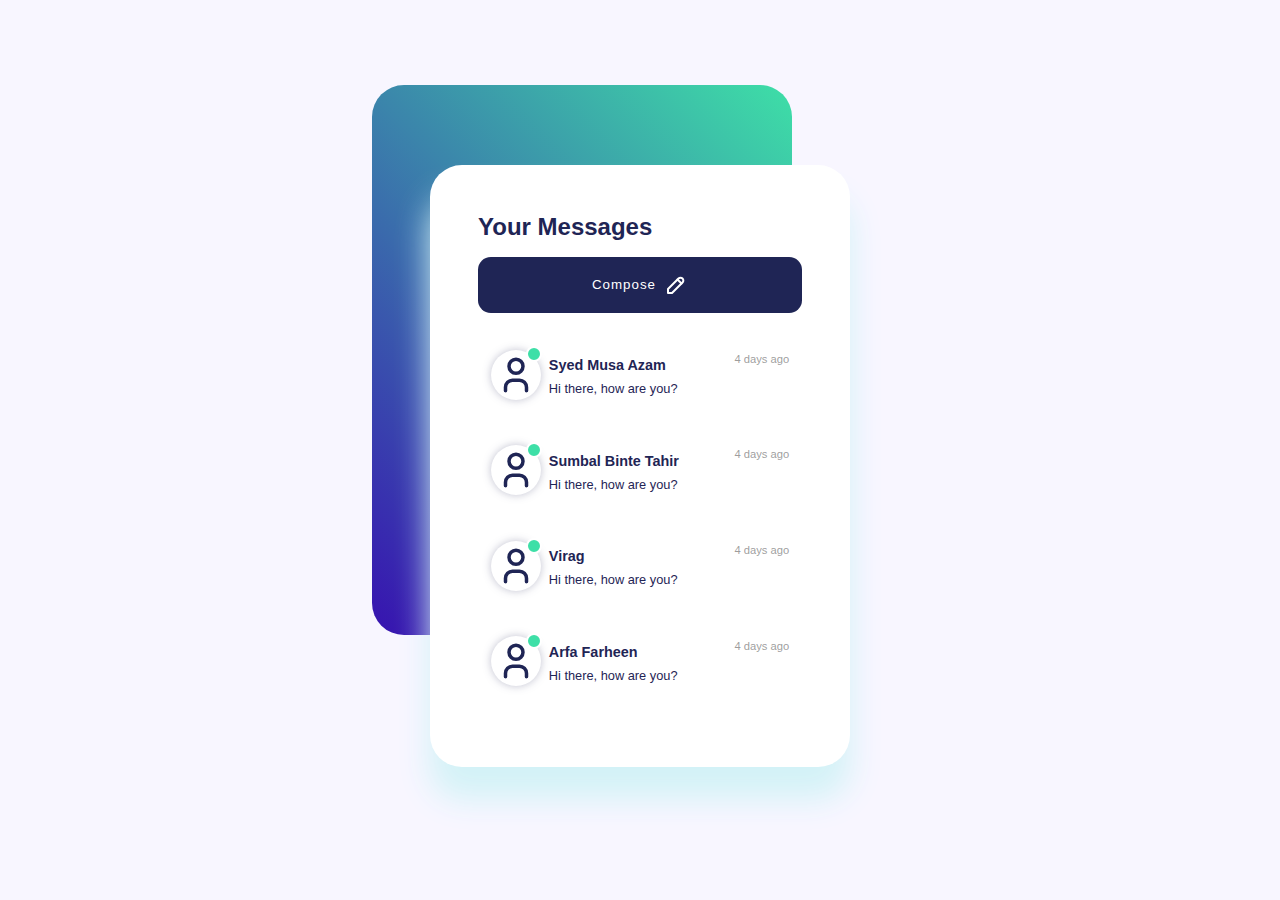
<file: Day2/index.html>
<!DOCTYPE html>
<html lang="en">
<head>
    <meta charset="UTF-8">
    <meta name="viewport" content="width=device-width, initial-scale=1.0">
    <title>Day02</title>
    <link rel="stylesheet" href="style.css">
</head>
<body>
    
    <section class="main-container">
        <div class="green-background"></div>
        <div class="content">
            <h2>Your Messages</h2>
            <button>Compose <svg xmlns="http://www.w3.org/2000/svg" class="icon icon-tabler icon-tabler-pencil" width="24" height="24" viewBox="0 0 24 24" stroke-width="2" stroke="currentColor" fill="none" stroke-linecap="round" stroke-linejoin="round"><path stroke="none" d="M0 0h24v24H0z" fill="none"/><path d="M4 20h4l10.5 -10.5a2.828 2.828 0 1 0 -4 -4l-10.5 10.5v4" /><path d="M13.5 6.5l4 4" /></svg></button>
            <div class="messages">
                <div class="message-profile">
                    <div class="image-container">
                      <svg xmlns="http://www.w3.org/2000/svg" class="icon icon-tabler icon-tabler-user" width="50" height="50" viewBox="0 0 24 24" stroke-width="2" stroke="currentColor" fill="none" stroke-linecap="round" stroke-linejoin="round"><path stroke="none" d="M0 0h24v24H0z" fill="none"/><path d="M8 7a4 4 0 1 0 8 0a4 4 0 0 0 -8 0" /><path d="M6 21v-2a4 4 0 0 1 4 -4h4a4 4 0 0 1 4 4v2" /></svg>
                      <div class="dot available"></div>
                    </div>
                    <div class="text">
                      <h3>Syed Musa Azam</h3>
                      <p class="message">Hi there, how are you?</p>
                    </div>
                    <p class="days-ago">4 days ago</p>
                  </div>
                  <div class="message-profile">
                    <div class="image-container">
                      <svg xmlns="http://www.w3.org/2000/svg" class="icon icon-tabler icon-tabler-user" width="50" height="50" viewBox="0 0 24 24" stroke-width="2" stroke="currentColor" fill="none" stroke-linecap="round" stroke-linejoin="round"><path stroke="none" d="M0 0h24v24H0z" fill="none"/><path d="M8 7a4 4 0 1 0 8 0a4 4 0 0 0 -8 0" /><path d="M6 21v-2a4 4 0 0 1 4 -4h4a4 4 0 0 1 4 4v2" /></svg>
                      <div class="dot available"></div>
                    </div>
                    <div class="text">
                      <h3>Sumbal Binte Tahir</h3>
                      <p class="message">Hi there, how are you?</p>
                    </div>
                    <p class="days-ago">4 days ago</p>
                  </div>
                  <div class="message-profile">
                    <div class="image-container">
                      <svg xmlns="http://www.w3.org/2000/svg" class="icon icon-tabler icon-tabler-user" width="50" height="50" viewBox="0 0 24 24" stroke-width="2" stroke="currentColor" fill="none" stroke-linecap="round" stroke-linejoin="round"><path stroke="none" d="M0 0h24v24H0z" fill="none"/><path d="M8 7a4 4 0 1 0 8 0a4 4 0 0 0 -8 0" /><path d="M6 21v-2a4 4 0 0 1 4 -4h4a4 4 0 0 1 4 4v2" /></svg>
                      <div class="dot available"></div>
                    </div>
                    <div class="text">
                      <h3>Virag</h3>
                      <p class="message">Hi there, how are you?</p>
                    </div>
                    <p class="days-ago">4 days ago</p>
                  </div>
                  <div class="message-profile">
                    <div class="image-container">
                      <svg xmlns="http://www.w3.org/2000/svg" class="icon icon-tabler icon-tabler-user" width="50" height="50" viewBox="0 0 24 24" stroke-width="2" stroke="currentColor" fill="none" stroke-linecap="round" stroke-linejoin="round"><path stroke="none" d="M0 0h24v24H0z" fill="none"/><path d="M8 7a4 4 0 1 0 8 0a4 4 0 0 0 -8 0" /><path d="M6 21v-2a4 4 0 0 1 4 -4h4a4 4 0 0 1 4 4v2" /></svg>
                      <div class="dot available"></div>
                    </div>
                    <div class="text">
                      <h3>Arfa Farheen</h3>
                      <p class="message">Hi there, how are you?</p>
                    </div>
                    <p class="days-ago">4 days ago</p>
                  </div>
            </div>
    </section>





</body>
</html>



<!-- Thanks for Watching   ;-) -->
</file>
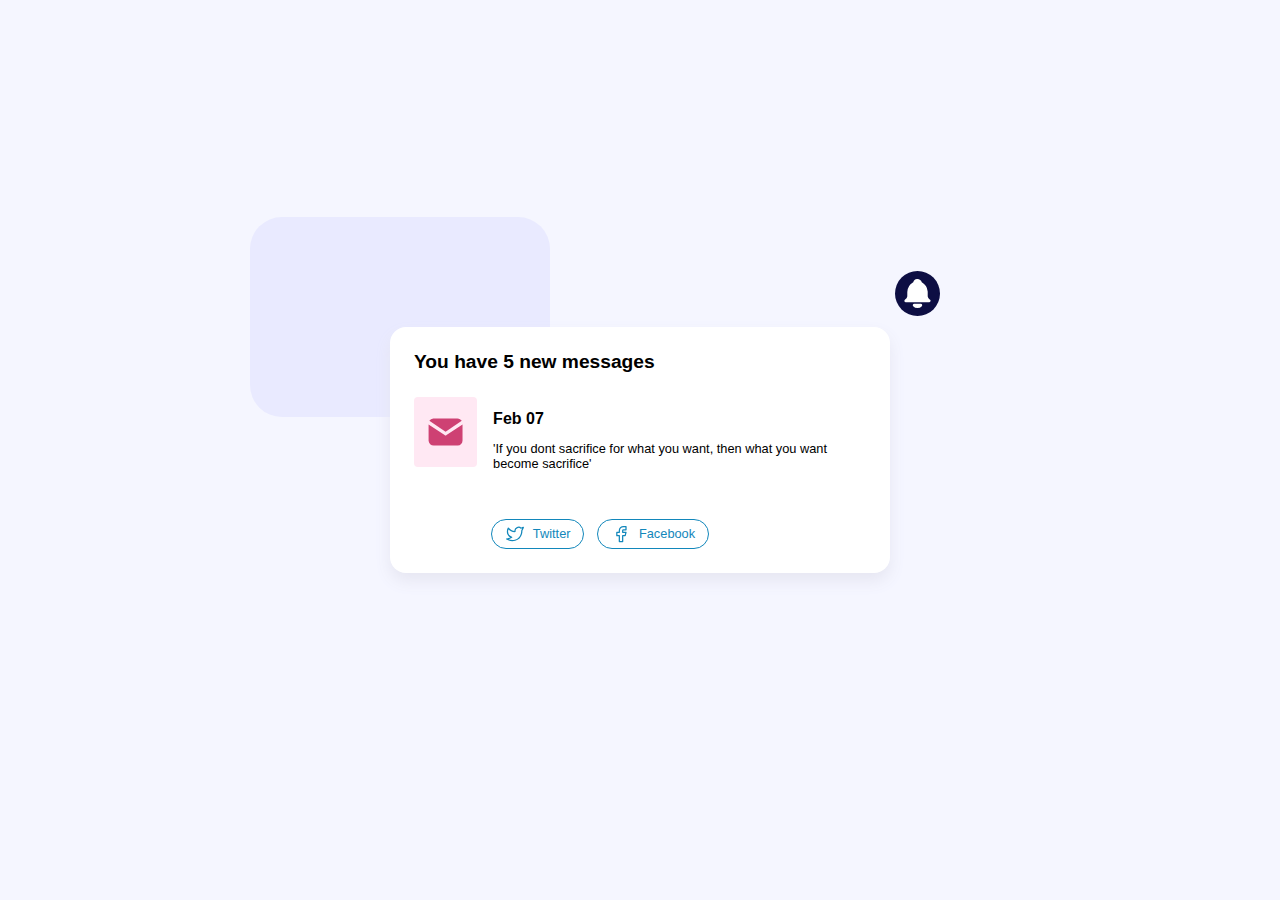
<file: Day4/index.html>
<!DOCTYPE html>
<html lang="en">
<head>
    <meta charset="UTF-8">
    <meta name="viewport" content="width=device-width, initial-scale=1.0">
    <title>Day04</title>
    <link rel="stylesheet" href="style.css">
</head>
<body>
    <section class="notification-container">
        <div class="blue-section"></div>
        <svg xmlns="http://www.w3.org/2000/svg" class="icon icon-tabler icon-tabler-bell-filled" width="45" height="45" viewBox="0 0 24 24" stroke-width="1" stroke="currentColor" fill="none" stroke-linecap="round" stroke-linejoin="round"><path stroke="none" d="M0 0h24v24H0z" fill="none"/><path d="M14.235 19c.865 0 1.322 1.024 .745 1.668a3.992 3.992 0 0 1 -2.98 1.332a3.992 3.992 0 0 1 -2.98 -1.332c-.552 -.616 -.158 -1.579 .634 -1.661l.11 -.006h4.471z" stroke-width="0" fill="currentColor" /><path d="M12 2c1.358 0 2.506 .903 2.875 2.141l.046 .171l.008 .043a8.013 8.013 0 0 1 4.024 6.069l.028 .287l.019 .289v2.931l.021 .136a3 3 0 0 0 1.143 1.847l.167 .117l.162 .099c.86 .487 .56 1.766 -.377 1.864l-.116 .006h-16c-1.028 0 -1.387 -1.364 -.493 -1.87a3 3 0 0 0 1.472 -2.063l.021 -.143l.001 -2.97a8 8 0 0 1 3.821 -6.454l.248 -.146l.01 -.043a3.003 3.003 0 0 1 2.562 -2.29l.182 -.017l.176 -.004z" stroke-width="0" fill="currentColor" /></svg>
        <div class="notification">
           
            <h2>You have 5 new messages</h2>
            <div class="info">
                <svg xmlns="http://www.w3.org/2000/svg" class="icon icon-tabler icon-tabler-mail-filled" width="70" height="70" viewBox="0 0 24 24" stroke-width="1.5" stroke="currentColor" fill="none" stroke-linecap="round" stroke-linejoin="round"><path stroke="none" d="M0 0h24v24H0z" fill="none"/><path d="M22 7.535v9.465a3 3 0 0 1 -2.824 2.995l-.176 .005h-14a3 3 0 0 1 -2.995 -2.824l-.005 -.176v-9.465l9.445 6.297l.116 .066a1 1 0 0 0 .878 0l.116 -.066l9.445 -6.297z" stroke-width="0" fill="currentColor" /><path d="M19 4c1.08 0 2.027 .57 2.555 1.427l-9.555 6.37l-9.555 -6.37a2.999 2.999 0 0 1 2.354 -1.42l.201 -.007h14z" stroke-width="0" fill="currentColor" /></svg>
                <div class="info-text">
                    <h3>Feb 07</h3>
                    <p>'If you dont sacrifice for what you want, then what you want become sacrifice'</p>   
                </div>
                 
            </div><div class="button-container">
                <button class="twitter">
                    <svg xmlns="http://www.w3.org/2000/svg" class="icon icon-tabler icon-tabler-brand-twitter" width="20" height="20" viewBox="0 0 24 24" stroke-width="1.5" stroke="currentColor" fill="none" stroke-linecap="round" stroke-linejoin="round"><path stroke="none" d="M0 0h24v24H0z" fill="none"/><path d="M22 4.01c-1 .49 -1.98 .689 -3 .99c-1.121 -1.265 -2.783 -1.335 -4.38 -.737s-2.643 2.06 -2.62 3.737v1c-3.245 .083 -6.135 -1.395 -8 -4c0 0 -4.182 7.433 4 11c-1.872 1.247 -3.739 2.088 -6 2c3.308 1.803 6.913 2.423 10.034 1.517c3.58 -1.04 6.522 -3.723 7.651 -7.742a13.84 13.84 0 0 0 .497 -3.753c0 -.249 1.51 -2.772 1.818 -4.013z" /></svg>
                    Twitter
                </button>
                <button class="facebook">
                    <svg xmlns="http://www.w3.org/2000/svg" class="icon icon-tabler icon-tabler-brand-facebook" width="20" height="20" viewBox="0 0 24 24" stroke-width="1.5" stroke="currentColor" fill="none" stroke-linecap="round" stroke-linejoin="round"><path stroke="none" d="M0 0h24v24H0z" fill="none"/><path d="M7 10v4h3v7h4v-7h3l1 -4h-4v-2a1 1 0 0 1 1 -1h3v-4h-3a5 5 0 0 0 -5 5v2h-3" /></svg>
                    Facebook
                </button>
            </div>
        </div>

    </section>




    <script src="script.js"></script>
</body>
</html>
</file>
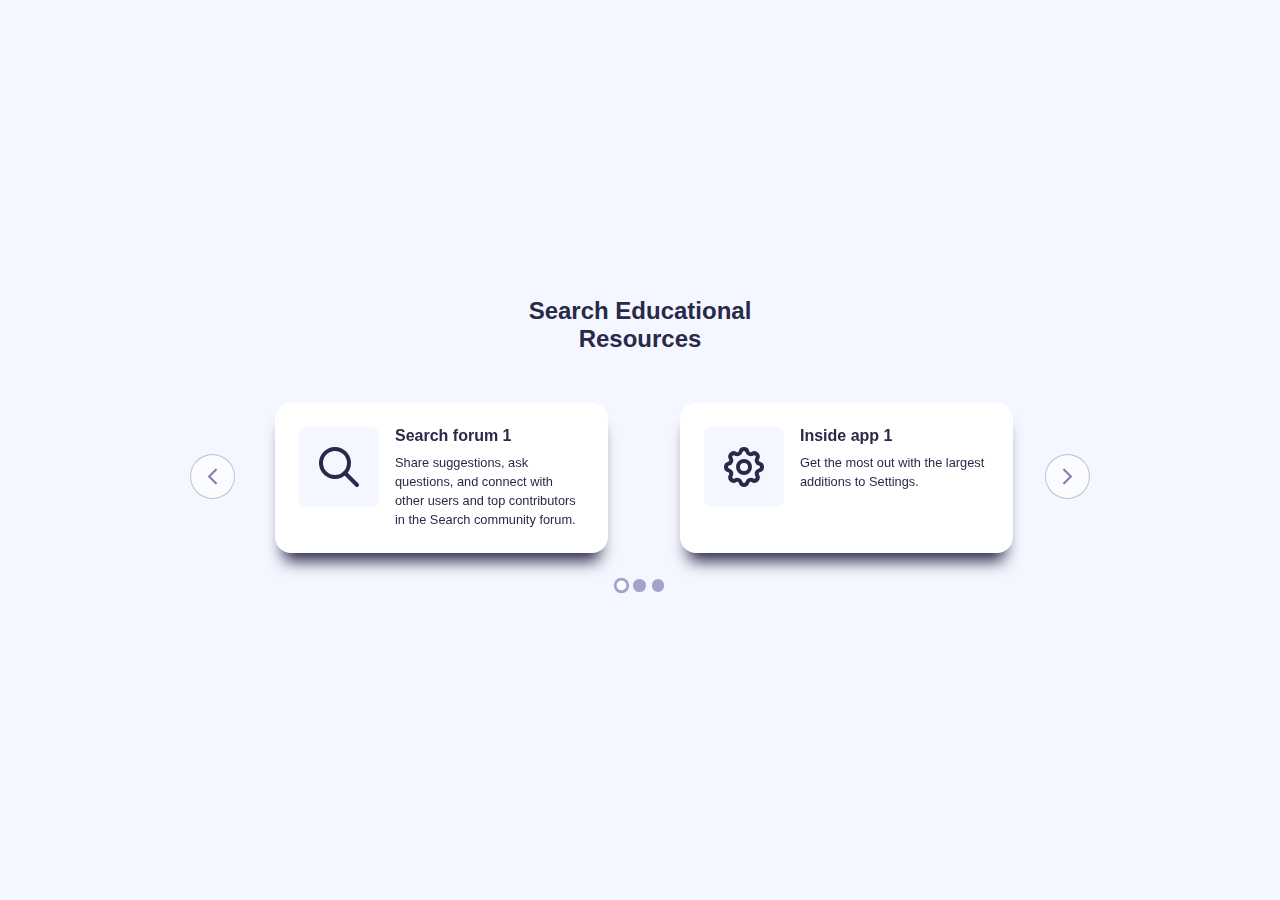
<file: Day5/index.html>
<!DOCTYPE html>
<html lang="en">
<head>
  <meta charset="UTF-8">
  <meta name="viewport" content="width=device-width, initial-scale=1.0">
  <title>Day05</title>
  <link href="
  https://cdn.jsdelivr.net/npm/@splidejs/splide@4.1.4/dist/css/splide.min.css
  " rel="stylesheet">
  <link rel="stylesheet" href="style.css">
</head>
<body>
  <section class="resources-container">
    <h2>Search Educational <br>Resources</h2>
    <section class="splide">
      <div class="splide__arrows">
        <button class="splide__arrow--prev">
          <svg xmlns="http://www.w3.org/2000/svg" class="icon icon-tabler icon-tabler-chevron-left" width="24" height="24" viewBox="0 0 24 24" stroke-width="2" stroke="currentColor" fill="none" stroke-linecap="round" stroke-linejoin="round"><path stroke="none" d="M0 0h24v24H0z" fill="none"/><path d="M15 6l-6 6l6 6" /></svg>
        </button>
      </div>
    
      <div class="splide__track">
        <ul class="splide__list">
          <li class="splide__slide">
            <div class="content">
              <svg xmlns="http://www.w3.org/2000/svg" class="icon icon-tabler icon-tabler-search" width="24" height="24" viewBox="0 0 24 24" stroke-width="2" stroke="currentColor" fill="none" stroke-linecap="round" stroke-linejoin="round"><path stroke="none" d="M0 0h24v24H0z" fill="none"/><path d="M10 10m-7 0a7 7 0 1 0 14 0a7 7 0 1 0 -14 0" /><path d="M21 21l-6 -6" /></svg>
              <div class="text">
                <h3>Search forum 1</h3>
                <p>Share suggestions, ask questions, and connect with other users and top contributors in the Search community forum.</p>
              </div>
            </div>
          </li>
          <li class="splide__slide">
            <div class="content">
              <svg xmlns="http://www.w3.org/2000/svg" class="icon icon-tabler icon-tabler-settings" width="24" height="24" viewBox="0 0 24 24" stroke-width="2" stroke="currentColor" fill="none" stroke-linecap="round" stroke-linejoin="round"><path stroke="none" d="M0 0h24v24H0z" fill="none"/><path d="M10.325 4.317c.426 -1.756 2.924 -1.756 3.35 0a1.724 1.724 0 0 0 2.573 1.066c1.543 -.94 3.31 .826 2.37 2.37a1.724 1.724 0 0 0 1.065 2.572c1.756 .426 1.756 2.924 0 3.35a1.724 1.724 0 0 0 -1.066 2.573c.94 1.543 -.826 3.31 -2.37 2.37a1.724 1.724 0 0 0 -2.572 1.065c-.426 1.756 -2.924 1.756 -3.35 0a1.724 1.724 0 0 0 -2.573 -1.066c-1.543 .94 -3.31 -.826 -2.37 -2.37a1.724 1.724 0 0 0 -1.065 -2.572c-1.756 -.426 -1.756 -2.924 0 -3.35a1.724 1.724 0 0 0 1.066 -2.573c-.94 -1.543 .826 -3.31 2.37 -2.37c1 .608 2.296 .07 2.572 -1.065z" /><path d="M9 12a3 3 0 1 0 6 0a3 3 0 0 0 -6 0" /></svg>
              <div class="text">
                <h3>Inside app 1</h3>
                <p>Get the most out with the largest additions to Settings.</p>
              </div>
            </div>
          </li>
          <li class="splide__slide">
            <div class="content">
              <svg xmlns="http://www.w3.org/2000/svg" class="icon icon-tabler icon-tabler-search" width="24" height="24" viewBox="0 0 24 24" stroke-width="2" stroke="currentColor" fill="none" stroke-linecap="round" stroke-linejoin="round"><path stroke="none" d="M0 0h24v24H0z" fill="none"/><path d="M10 10m-7 0a7 7 0 1 0 14 0a7 7 0 1 0 -14 0" /><path d="M21 21l-6 -6" /></svg>
              <div class="text">
                <h3>Search forum 2</h3>
                <p>Share suggestions, ask questions, and connect with other users and top contributors in the Search community forum.</p>
              </div>
            </div>
          </li>
          <li class="splide__slide">
            <div class="content">
              <svg xmlns="http://www.w3.org/2000/svg" class="icon icon-tabler icon-tabler-settings" width="24" height="24" viewBox="0 0 24 24" stroke-width="2" stroke="currentColor" fill="none" stroke-linecap="round" stroke-linejoin="round"><path stroke="none" d="M0 0h24v24H0z" fill="none"/><path d="M10.325 4.317c.426 -1.756 2.924 -1.756 3.35 0a1.724 1.724 0 0 0 2.573 1.066c1.543 -.94 3.31 .826 2.37 2.37a1.724 1.724 0 0 0 1.065 2.572c1.756 .426 1.756 2.924 0 3.35a1.724 1.724 0 0 0 -1.066 2.573c.94 1.543 -.826 3.31 -2.37 2.37a1.724 1.724 0 0 0 -2.572 1.065c-.426 1.756 -2.924 1.756 -3.35 0a1.724 1.724 0 0 0 -2.573 -1.066c-1.543 .94 -3.31 -.826 -2.37 -2.37a1.724 1.724 0 0 0 -1.065 -2.572c-1.756 -.426 -1.756 -2.924 0 -3.35a1.724 1.724 0 0 0 1.066 -2.573c-.94 -1.543 .826 -3.31 2.37 -2.37c1 .608 2.296 .07 2.572 -1.065z" /><path d="M9 12a3 3 0 1 0 6 0a3 3 0 0 0 -6 0" /></svg>
              <div class="text">
                <h3>Inside app 2</h3>
                <p>Get the most out with the largest additions to Settings.</p>
              </div>
            </div>
          </li>
          <li class="splide__slide">
            <div class="content">
              <svg xmlns="http://www.w3.org/2000/svg" class="icon icon-tabler icon-tabler-search" width="24" height="24" viewBox="0 0 24 24" stroke-width="2" stroke="currentColor" fill="none" stroke-linecap="round" stroke-linejoin="round"><path stroke="none" d="M0 0h24v24H0z" fill="none"/><path d="M10 10m-7 0a7 7 0 1 0 14 0a7 7 0 1 0 -14 0" /><path d="M21 21l-6 -6" /></svg>
              <div class="text">
                <h3>Search forum 3</h3>
                <p>Share suggestions, ask questions, and connect with other users and top contributors in the Search community forum.</p>
              </div>
            </div>
          </li>
          <li class="splide__slide">
            <div class="content">
              <svg xmlns="http://www.w3.org/2000/svg" class="icon icon-tabler icon-tabler-settings" width="24" height="24" viewBox="0 0 24 24" stroke-width="2" stroke="currentColor" fill="none" stroke-linecap="round" stroke-linejoin="round"><path stroke="none" d="M0 0h24v24H0z" fill="none"/><path d="M10.325 4.317c.426 -1.756 2.924 -1.756 3.35 0a1.724 1.724 0 0 0 2.573 1.066c1.543 -.94 3.31 .826 2.37 2.37a1.724 1.724 0 0 0 1.065 2.572c1.756 .426 1.756 2.924 0 3.35a1.724 1.724 0 0 0 -1.066 2.573c.94 1.543 -.826 3.31 -2.37 2.37a1.724 1.724 0 0 0 -2.572 1.065c-.426 1.756 -2.924 1.756 -3.35 0a1.724 1.724 0 0 0 -2.573 -1.066c-1.543 .94 -3.31 -.826 -2.37 -2.37a1.724 1.724 0 0 0 -1.065 -2.572c-1.756 -.426 -1.756 -2.924 0 -3.35a1.724 1.724 0 0 0 1.066 -2.573c-.94 -1.543 .826 -3.31 2.37 -2.37c1 .608 2.296 .07 2.572 -1.065z" /><path d="M9 12a3 3 0 1 0 6 0a3 3 0 0 0 -6 0" /></svg>
              <div class="text">
                <h3>Inside app 3</h3>
                <p>Get the most out with the largest additions to Settings.</p>
              </div>
            </div>
          </li>
        </ul>
      </div>
      <div class="splide__arrows">
        <button class="splide__arrow--next">
          <svg xmlns="http://www.w3.org/2000/svg" class="icon icon-tabler icon-tabler-chevron-right" width="24" height="24" viewBox="0 0 24 24" stroke-width="2" stroke="currentColor" fill="none" stroke-linecap="round" stroke-linejoin="round"><path stroke="none" d="M0 0h24v24H0z" fill="none"/><path d="M9 6l6 6l-6 6" /></svg>
        </button>
      </div>
    </section>
  </section>
  <script src="
  https://cdn.jsdelivr.net/npm/@splidejs/splide@4.1.4/dist/js/splide.min.js
  "></script>
  <script src="script.js"></script>
</body>
</html>
</file>
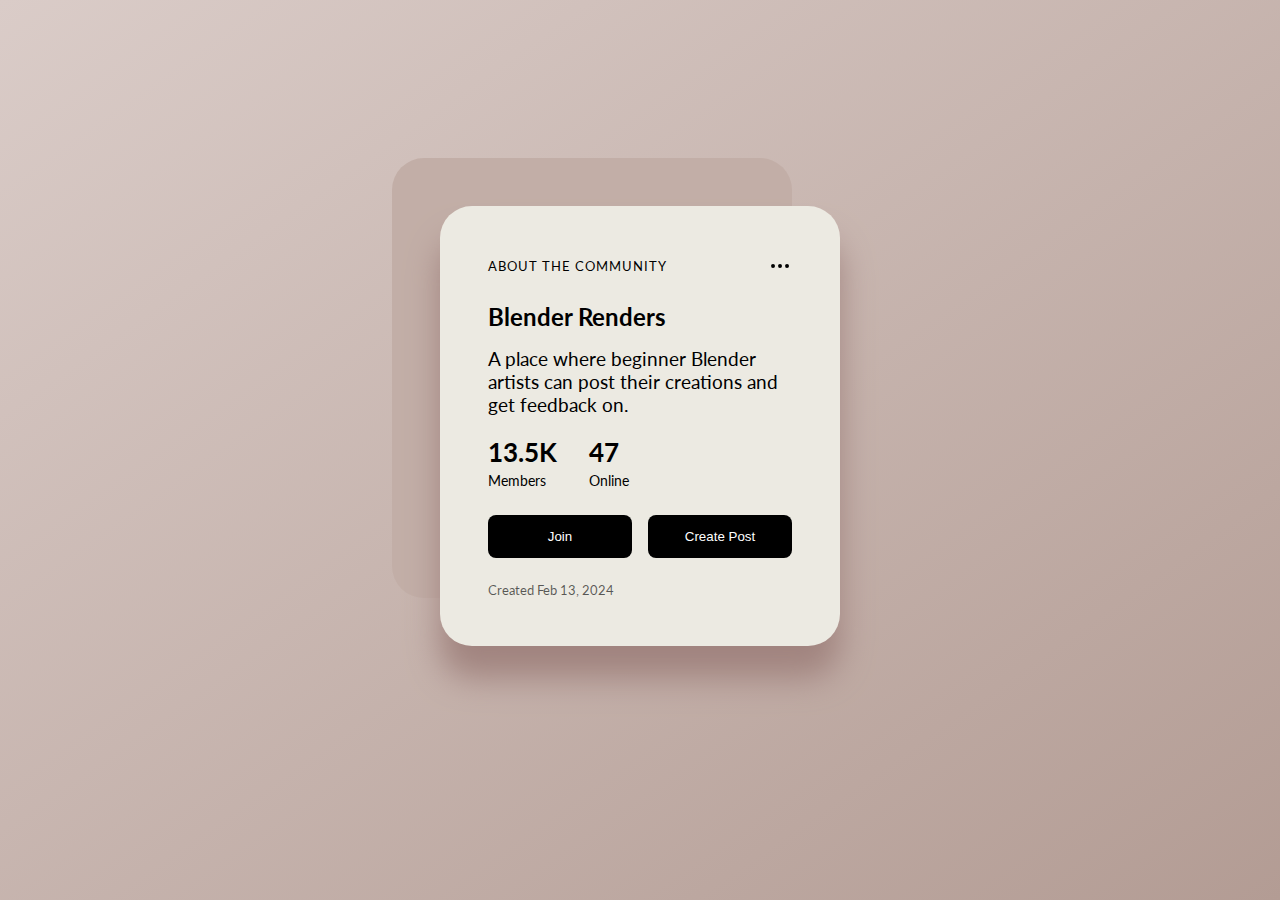
<file: Day7/index.html>
<!DOCTYPE html>
<html lang="en">
<head>
  <meta charset="UTF-8">
  <meta name="viewport" content="width=device-width, initial-scale=1.0">
  <title>Details Card</title>
  <link rel="preconnect" href="https://fonts.googleapis.com">
  <link rel="preconnect" href="https://fonts.gstatic.com" crossorigin>
  <link href="https://fonts.googleapis.com/css2?family=Lato:ital,wght@0,100;0,300;0,400;0,700;0,900;1,100;1,300;1,400;1,700;1,900&display=swap" rel="stylesheet">
  <link rel="stylesheet" href="style.css">
</head>
<body>
  <section class="main-container">
    <div class="shadow-bg"></div>
    <div class="upper-part">
      <p>ABOUT THE COMMUNITY</p>
      <svg xmlns="http://www.w3.org/2000/svg" class="icon icon-tabler icon-tabler-dots" width="24" height="24" viewBox="0 0 24 24" stroke-width="2" stroke="currentColor" fill="none" stroke-linecap="round" stroke-linejoin="round"><path stroke="none" d="M0 0h24v24H0z" fill="none"/><path d="M5 12m-1 0a1 1 0 1 0 2 0a1 1 0 1 0 -2 0" /><path d="M12 12m-1 0a1 1 0 1 0 2 0a1 1 0 1 0 -2 0" /><path d="M19 12m-1 0a1 1 0 1 0 2 0a1 1 0 1 0 -2 0" /></svg>
    </div>
    <h2>Blender Renders</h2>
    <p class="description">A place where beginner Blender artists can post their creations and get feedback on.</p>
    <div class="numbers">
      <p class="members"><span>13.5K</span> <br>Members</p>
      <p class="online"><span>47</span> <br>Online</p>
    </div>
    <div class="buttons-container">
      <button class="join">Join</button>
      <button class="create-post">Create Post</button>
    </div>
    <p class="date">Created Feb 13, 2024</p>
  </section>
  <script src="script.js"></script>
</body>
</html>
</file>
<file: Day2/style.css>
*{
    margin: 0;
    padding: 0;
    box-sizing: border-box;
}

body{
    min-height: 100vh;
    display: flex;
    justify-content: center;
    align-items:center;
    background: #f8f6ff;
    color: #1f2555;
    font-family: Arial, Helvetica, sans-serif;
}

.main-container{
    width: 90%;
    max-width: 600px;
    position: relative;
    display: flex;
    align-items: center;
    justify-content: center;
    /* background-color: red; */
    margin-top: 2rem;
}

.green-background{
    background: linear-gradient(45deg, #3712b0, #3edfa7);
    border-radius: 2rem;
    width: 70%;
    height: 550px;
    position: absolute;
    left: 2rem;
    top: -5rem;
}

.content{
    width: 70%;
    border-radius: 2rem;
    background: #fff;
    position: relative;
    box-shadow: 0 2rem 2rem #d3f2f7;
    padding: 3rem;
}

button {
    width: 100%;
    background: #1f2555;
    color: #fff;
    border: none;
    border-radius: 0.8rem;
    padding: 1rem;
    display: flex;
    align-items: center;
    justify-content: center;
    gap: 0.5rem;
    letter-spacing: 1px;
    cursor: pointer;
    transition: 0.5s;
    margin-bottom: 1.5rem;
    margin-top: 1rem;
  }
  button:hover {
    background: #434760;
  }
  
  .message-profile{
    display: flex;
    align-items: center;
    gap: 0.5rem;
    position: relative;
    margin-bottom: 1rem;
    padding: 0.8rem;
    cursor: pointer;
    border-radius: 0.5rem;
    transition: 0.5s;
  }

  .message-profile:hover {
    background: #f8f6ff;
  }

  .dot {
    border-radius: 50%;
    border: 2px solid #fff;
    width: 1rem;
    height: 1rem;
    background: #3edfa7;
    position: absolute;
    left: 3rem;
    top: 0.6rem;
  }

  .busy {
    background: #dd7842;
  }
  
  .not-available {
    background: #d3d3d3;
  }

  .icon-tabler-user {
    border-radius: 50%;
    padding: 0.25rem;
    background: #fff;
    filter: drop-shadow(0 0 0.25rem #1f255548);
  }


  h3 {
    font-size: 0.9rem;
    margin-bottom: 0.5rem;
  }
  
  .message {
    font-size: 0.8rem;
  }
  
  .days-ago {
    font-size: 0.7rem;
    color: #7d7d7dbf;
    position: absolute;
    right: 0.8rem;
    top: 1rem;
  }
  
  @media (max-width: 600px) {
    .green-background {
      width: 100%;
      left: unset;
    }
  
    .content {
      width: 90%;
      padding: 1.5rem;
    }
  
    h3 {
      font-size: 0.8rem;
    }
  
    .message {
      font-size: 0.7rem;
    }
  
    .days-ago {
      font-size: 0.6rem;
    }
  }
</file>
<file: Day4/style.css>
*{
    margin: 0;
    padding: 0;
    box-sizing: border-box;
}

body{
    height: 100vh;
    display: flex;
    justify-content: center;
    align-items: center;
    background: #f5f6ff;
    font-family: Arial, Helvetica, sans-serif;
}
.notification-container{
    width: 90%;
    max-width: 600px;
    position: relative;
    /* border: solid black; */
    display: flex;
    justify-content: center;
   
    
}
.blue-section{
    background-color: #e9eaff;
    position: absolute;
    border-radius: 2rem;
    width: 300px;
    height: 200px;
    position: absolute;
    top: -45%;
    left: -15%;
    z-index: -1;

}

.icon-tabler-bell-filled{
    border-radius: 50%;
    background: #0d0e43;
    color: white;
    padding: 0.25rem;
    position: absolute;
    cursor: pointer;
    right: 0;
    top: -3.5rem;
    transition: 0.5s;
    border: 1px solid transparent;
}
.icon-tabler-bell-filled:hover{
    background-color: white;
    color: #0d0e43;
}


.notification{
    border-radius: 1rem;
    padding: 1.5rem;
    background-color: white;
    box-shadow: 0 0.5rem 1rem #e6e6f2;
    width: 100%;
    max-width: 500px;
    transition: 0.5s;
}

.icon-tabler-mail-filled{
    background: #ffe8f3;
    color: #ce4173;
    padding: 0.70rem;
    border-radius: 0.25rem;
}

.icon-tabler-brand-twitter{
    color:  #1287bb;
}


.icon-tabler-brand-facebook{
    color: #1287bb;
}

h2{
    font-size: 1.2rem;
    margin-bottom: 1.5rem;
}

h3{
    font-size: 1rem;
    margin:0.8rem 0;
}

.info{
    display: flex;
    gap: 1rem;
}

p{
    font-size: 0.8rem;
    margin-bottom: 3rem;
}
.button-container{
    display: flex;
    align-items: center;
    gap: 0.8rem;
    justify-content: center;
}

button{
    background: white;
    border-radius: 2rem;
    border: 1px solid;
    display: flex;
    align-items: center;
    gap: 0.5rem;
    padding: 0.25rem 0.8rem;
    cursor: pointer;
    transition: 0.5s;
    font-size: 0.8rem;
}


.twitter{
    color: #1287bb;
    margin-left: -5rem;
}

.facebook{
    color: #1287bb;
}
.twitter:hover{
    background: #1287bb;
    color: white;
}
.twitter:hover .icon-tabler-brand-twitter{
    color: white;
}


.facebook:hover {
    background: #1287bb;
    color: white;
}
.facebook:hover .icon-tabler-brand-facebook {
    color: white;
}


@media (max-width:350px){
    .twitter{
        margin-left: unset;
    }
}
</file>
<file: Day5/style.css>
* {
    margin: 0;
    padding: 0;
    box-sizing: border-box;
  }
  
  body {
    min-height: 100vh;
    display: flex;
    justify-content: center;
    align-items: center;
    background: #f4f7ff;
    font-family: Arial, Helvetica, sans-serif;
    color: #292949;
  }
  
  .resources-container {
    width: 100%;
    max-width: 900px;
  }
  
  .splide {
    display: flex;
    justify-content: center;
    align-items: center;
    gap: 0.5rem;
    min-height: 250px;
  }
  
  h2 {
    text-align: center;
  }
  
  h3 {
    font-size: 1rem;
    margin-bottom: 0.5rem;
  }
  
  p {
    font-size: 0.8rem;
    line-height: 1.5;
  }
  
  .splide__list {
    display: flex;
    gap: 0.5rem;
  }
  
  .splide__slide {
    padding: 2rem;
    width: 100%;
    max-width: 500px;
  }
  
  .content {
    background: #fff;
    border-radius: 1rem;
    padding: 1.5rem;
    display: flex;
    gap: 1rem;
    height: 100%;
    box-shadow: 0 1rem 1rem -0.5rem #292949;
  }
  
  .icon-tabler {
    background: #f4f7ff;
    border-radius: 0.5rem;
    padding: 1rem;
    min-width: 80px;
    height: 80px;
  }
  
  button {
    background: transparent;
    border: none;
  }
  
  .icon-tabler-chevron-left, .icon-tabler-chevron-right {
    min-width: 45px;
    height: 45px;
    padding: 0.5rem;
    border-radius: 50%;
    cursor: pointer;
    background: #fafcff;
    color: #847eb4;
    border: 1.5px solid #29294947;
  }
  
  .splide__arrow--prev svg {
    transform: scaleX(1);
  }
  
  .splide__pagination__page {
    background: #847eb4;
    width: 0.8rem;
    height: 0.8rem;
  }
  
  .splide__pagination__page.is-active {
    border: 2px solid #847eb4;
    width: 0.7rem;
    height: 0.7rem;
  }
  
  @media (max-width: 750px) {
    .splide {
      gap: 0.1rem;
    }
  
    .content {
      flex-direction: column;
      align-items: center;
      text-align: center;
      padding: 0.8rem;
    }
  
    p {
      font-size: 0.65rem;
    }
  
    .icon-tabler-chevron-left, .icon-tabler-chevron-right {
      padding: 0.25rem;
      min-width: 35px;
      height: 35px;
    }
  }
</file>
<file: Day7/style.css>
*, *::before, *::after {
    margin: 0;
    padding: 0;
    box-sizing: border-box;
  }
  
  body {
    background: linear-gradient(to bottom right, #daccc8, #b39c94);
    min-height: 100vh;
    display: flex;
    flex-direction: column;
    justify-content: center;
    align-items: center;
    font-family: "Lato", sans-serif;
    padding: 5rem 0;
  }
  
  .post {
    margin: 1.5rem 0;
    background: #eceae2;
    border-radius: 2rem;
    padding: 2rem;
    position: relative;
    width: 90%;
    max-width: 400px;
  }
  
  .post textarea {
    background: transparent;
    border: none;
    outline: none;
    margin-top: 1.5rem;
    width: 100%;
    height: 60px;
    font-family: inherit;
  }
  
  .icon-tabler-x {
    cursor: pointer;
    position: absolute;
    right: 2rem;
    top: 2rem;
  }
  
  .shadow-bg {
    background: #c2aea7;
    border-radius: 2rem;
    width: 100%;
    height: 100%;
    position: absolute;
    top: -3rem;
    left: -3rem;
    z-index: -1;
  }
  
  .main-container {
    background: #eceae2;
    border-radius: 2rem;
    box-shadow: 0 2rem 2rem #a1847f;
    padding: 3rem;
    position: relative;
    width: 90%;
    max-width: 400px;
    margin-bottom: 3rem;
  }
  
  .upper-part {
    display: flex;
    align-items: center;
    justify-content: space-between;
    gap: 0.25rem;
    margin-bottom: 1.5rem;
  }
  
  .upper-part p {
    font-size: 0.8rem;
    letter-spacing: 1px;
  }
  
  .icon-tabler-dots {
    cursor: pointer;
  }
  
  .description {
    font-size: 1.2rem;
    max-width: 300px;
    margin: 1rem 0 1.2rem 0;
  }
  
  .numbers {
    display: flex;
    align-items: center;
    gap: 2rem;
  }
  
  .members, .online {
    font-size: 0.9rem;
    line-height: 1.4;
  }
  
  .members span, .online span {
    font-weight: 700;
    font-size: 1.6rem;
  }
  
  .buttons-container {
    margin: 1.5rem 0;
    display: flex;
    justify-content: space-between;
    gap: 1rem;
  }
  
  button {
    display: block;
    border: 1px solid transparent;
    flex: 1;
    padding: 0.8rem;
    border-radius: 0.5rem;
    background: #000;
    color: #fff;
    cursor: pointer;
    transition: 0.5s;
  }
  
  .join:hover, .joined {
    background: transparent;
    border-color: #000;
    color: #000;
  }
  
  .date {
    font-size: 0.8rem;
    color: #000000a0;
  }
  
  @media (max-width: 350px) {
    .main-container {
      padding: 1.5rem;
    }
  
    .buttons-container {
      flex-direction: column;
    }
  }
</file>
